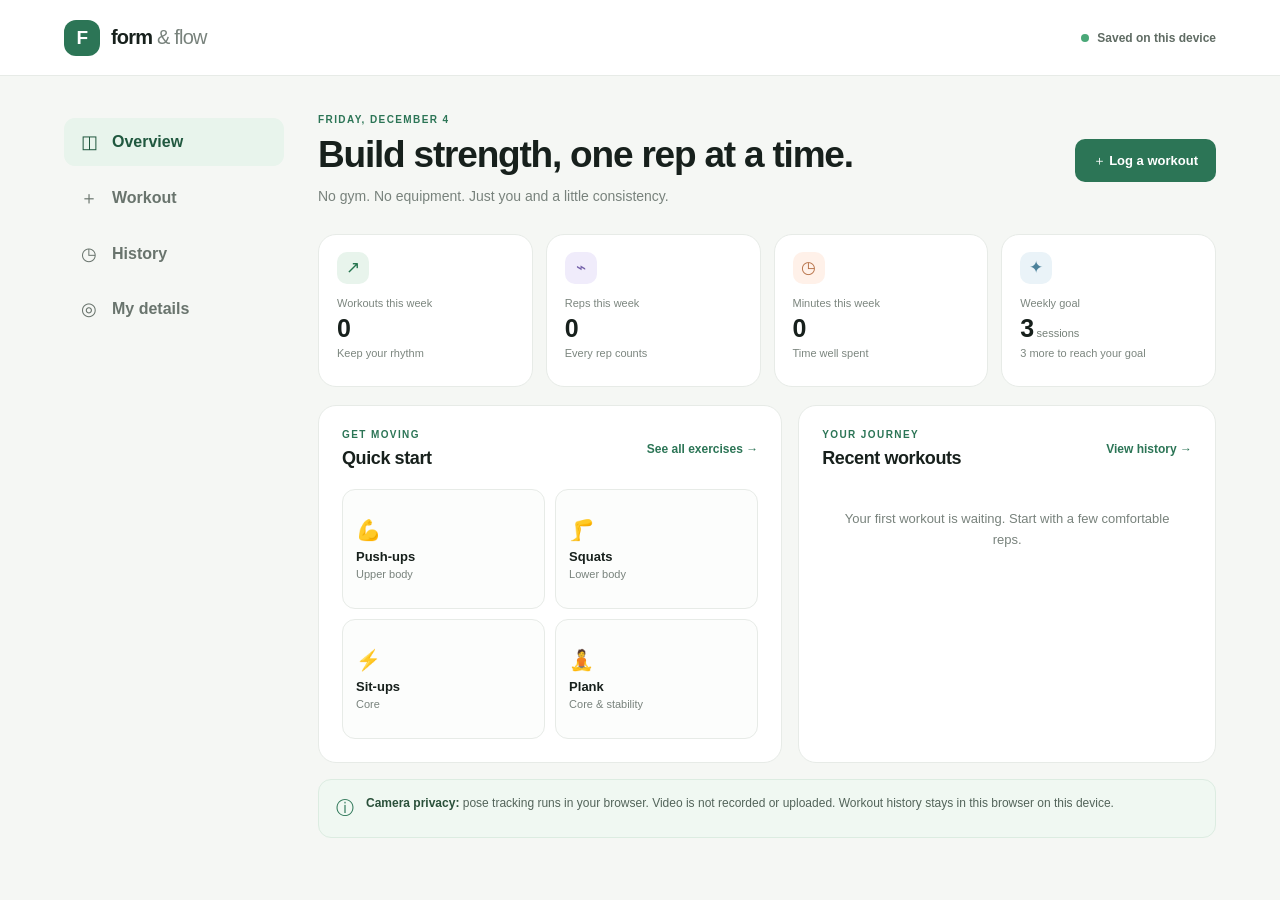
<file: index.html>
<!doctype html>
<html lang="en">
  <head>
    <meta charset="utf-8">
    <meta name="viewport" content="width=device-width, initial-scale=1, viewport-fit=cover">
    <meta name="theme-color" content="#111827">
    <meta name="description" content="A private bodyweight workout tracker with camera-assisted rep counting.">
    <meta name="apple-mobile-web-app-capable" content="yes">
    <meta name="apple-mobile-web-app-title" content="Form & Flow">
    <title>Form & Flow — Bodyweight fitness</title>
    <link rel="manifest" href="./manifest.webmanifest">
    <link rel="icon" href="./icon.svg" type="image/svg+xml">
    <link rel="apple-touch-icon" href="./icon-192.png">
    <link rel="stylesheet" href="./style.css">
  </head>
  <body>
    <div class="app">
      <header class="topbar">
        <a class="brand" href="#dashboard" aria-label="Form and Flow home">
          <span class="brand-mark" aria-hidden="true">F</span>
          <span>form<span class="brand-light"> & flow</span></span>
        </a>
        <div class="topbar-actions">
          <span class="local-badge"><span aria-hidden="true"></span> Saved on this device</span>
          <button id="install-button" class="button button-outline" type="button" hidden>Install app</button>
        </div>
      </header>

      <div class="layout">
        <nav class="navigation" aria-label="Main navigation">
          <button class="nav-item active" type="button" data-view="dashboard"><span aria-hidden="true">◫</span> Overview</button>
          <button class="nav-item" type="button" data-view="workout"><span aria-hidden="true">＋</span> Workout</button>
          <button class="nav-item" type="button" data-view="history"><span aria-hidden="true">◷</span> History</button>
          <button class="nav-item" type="button" data-view="profile"><span aria-hidden="true">◎</span> My details</button>
        </nav>

        <main>
          <section id="view-dashboard" class="view active" aria-labelledby="page-title">
            <div class="page-heading">
              <div>
                <p class="eyebrow" id="today-label">YOUR BODYWEIGHT FITNESS SPACE</p>
                <h1 id="page-title">Build strength, one rep at a time.</h1>
                <p class="muted">No gym. No equipment. Just you and a little consistency.</p>
              </div>
              <button class="button button-primary" type="button" data-go-workout>＋ Log a workout</button>
            </div>

            <div class="stats-grid" aria-label="Workout statistics">
              <article class="stat-card">
                <span class="stat-icon mint" aria-hidden="true">↗</span>
                <p class="stat-label">Workouts this week</p>
                <strong id="stat-workouts">0</strong>
                <span class="stat-foot">Keep your rhythm</span>
              </article>
              <article class="stat-card">
                <span class="stat-icon lavender" aria-hidden="true">⌁</span>
                <p class="stat-label">Reps this week</p>
                <strong id="stat-reps">0</strong>
                <span class="stat-foot">Every rep counts</span>
              </article>
              <article class="stat-card">
                <span class="stat-icon peach" aria-hidden="true">◷</span>
                <p class="stat-label">Minutes this week</p>
                <strong id="stat-minutes">0</strong>
                <span class="stat-foot">Time well spent</span>
              </article>
              <article class="stat-card">
                <span class="stat-icon sky" aria-hidden="true">✦</span>
                <p class="stat-label">Weekly goal</p>
                <strong><span id="stat-goal">3</span><small> sessions</small></strong>
                <span class="stat-foot" id="goal-progress">Set your own pace</span>
              </article>
            </div>

            <div class="content-grid">
              <section class="panel">
                <div class="section-heading">
                  <div>
                    <p class="eyebrow">GET MOVING</p>
                    <h2>Quick start</h2>
                  </div>
                  <button class="text-button" type="button" data-go-workout>See all exercises →</button>
                </div>
                <div class="quick-grid">
                  <button class="quick-card" type="button" data-quick-start="Push-ups">
                    <span class="exercise-emoji" aria-hidden="true">💪</span><strong>Push-ups</strong><span>Upper body</span>
                  </button>
                  <button class="quick-card" type="button" data-quick-start="Squats">
                    <span class="exercise-emoji" aria-hidden="true">🦵</span><strong>Squats</strong><span>Lower body</span>
                  </button>
                  <button class="quick-card" type="button" data-quick-start="Sit-ups">
                    <span class="exercise-emoji" aria-hidden="true">⚡</span><strong>Sit-ups</strong><span>Core</span>
                  </button>
                  <button class="quick-card" type="button" data-quick-start="Plank">
                    <span class="exercise-emoji" aria-hidden="true">🧘</span><strong>Plank</strong><span>Core & stability</span>
                  </button>
                </div>
              </section>

              <section class="panel">
                <div class="section-heading">
                  <div>
                    <p class="eyebrow">YOUR JOURNEY</p>
                    <h2>Recent workouts</h2>
                  </div>
                  <button class="text-button" type="button" data-view-link="history">View history →</button>
                </div>
                <div id="recent-workouts" class="workout-list"></div>
                <p id="empty-recent" class="empty-state">Your first workout is waiting. Start with a few comfortable reps.</p>
              </section>
            </div>

            <aside class="notice-card">
              <span class="notice-icon" aria-hidden="true">ⓘ</span>
              <p><strong>Camera privacy:</strong> pose tracking runs in your browser. Video is not recorded or uploaded. Workout history stays in this browser on this device.</p>
            </aside>
          </section>

          <section id="view-workout" class="view" aria-labelledby="workout-title" hidden>
            <div class="page-heading">
              <div>
                <p class="eyebrow">YOUR SESSION</p>
                <h1 id="workout-title">Choose how you want to move.</h1>
                <p class="muted">Use your camera for push-up or sit-up rep counting, or log any bodyweight activity.</p>
              </div>
            </div>

            <div class="workout-layout">
              <section class="panel camera-panel">
                <div class="section-heading">
                  <div>
                    <p class="eyebrow">CAMERA COACH</p>
                    <h2>Count your reps</h2>
                  </div>
                  <span class="live-badge"><span></span> On-device</span>
                </div>
                <p class="muted small">Set your phone safely to the side so your full body is visible. Camera counting supports push-up variations and sit-ups.</p>
                <label class="field-label" for="camera-exercise">Exercise to count</label>
                <select id="camera-exercise" class="input">
                  <option>Push-ups</option>
                  <option>Wide push-ups</option>
                  <option>Diamond push-ups</option>
                  <option>Knee push-ups</option>
                  <option>Incline push-ups</option>
                  <option>Decline push-ups</option>
                  <option>Pike push-ups</option>
                  <option>Sit-ups</option>
                </select>

                <div class="camera-frame">
                  <video id="camera-video" playsinline muted aria-label="Live camera preview"></video>
                  <canvas id="pose-canvas" aria-hidden="true"></canvas>
                  <div id="camera-placeholder" class="camera-placeholder">
                    <span class="camera-symbol" aria-hidden="true">◉</span>
                    <strong>Your camera preview appears here</strong>
                    <span>Allow camera access when your browser asks.</span>
                  </div>
                  <div class="rep-counter"><span>REPS</span><strong id="rep-count">0</strong></div>
                </div>
                <p id="camera-message" class="status-message" role="status">For best results, use a side view, good lighting, and keep your whole body in frame.</p>
                <div class="camera-actions">
                  <button id="camera-start" class="button button-primary" type="button">Start camera</button>
                  <button id="camera-stop" class="button button-outline" type="button" disabled>Stop</button>
                  <button id="camera-save" class="button button-dark" type="button" disabled>Save set</button>
                </div>
              </section>

              <section class="panel log-panel">
                <div class="section-heading">
                  <div>
                    <p class="eyebrow">MANUAL ENTRY</p>
                    <h2>Log an activity</h2>
                  </div>
                </div>
                <form id="workout-form">
                  <label class="field-label" for="exercise">Exercise</label>
                  <select id="exercise" class="input" required></select>
                  <div id="custom-exercise-wrap" hidden>
                    <label class="field-label" for="custom-exercise">Activity name</label>
                    <input id="custom-exercise" class="input" type="text" maxlength="60" placeholder="e.g. Bear crawl">
                  </div>
                  <div class="form-row">
                    <div>
                      <label class="field-label" for="sets">Sets</label>
                      <input id="sets" class="input" type="number" min="1" max="99" value="3" inputmode="numeric">
                    </div>
                    <div>
                      <label class="field-label" for="reps">Reps per set</label>
                      <input id="reps" class="input" type="number" min="0" max="9999" value="10" inputmode="numeric">
                    </div>
                  </div>
                  <label class="field-label" for="duration">Duration <span class="field-hint">(minutes)</span></label>
                  <input id="duration" class="input" type="number" min="0" max="1440" value="10" inputmode="numeric">
                  <label class="field-label" for="notes">Notes <span class="field-hint">(optional)</span></label>
                  <textarea id="notes" class="input" rows="3" maxlength="300" placeholder="How did it feel? Any progress to remember?"></textarea>
                  <button class="button button-primary button-full" type="submit">Save workout</button>
                </form>
                <p class="form-footnote">Log bodyweight exercises like lunges, glute bridges, mountain climbers, and more. Add your own activity too.</p>
              </section>
            </div>
          </section>

          <section id="view-history" class="view" aria-labelledby="history-title" hidden>
            <div class="page-heading">
              <div>
                <p class="eyebrow">YOUR PROGRESS</p>
                <h1 id="history-title">Workout history</h1>
                <p class="muted">A record of the effort you put in. You can remove entries from this device any time.</p>
              </div>
              <button class="button button-primary" type="button" data-go-workout>＋ Log workout</button>
            </div>
            <section class="panel">
              <div id="history-list" class="history-list"></div>
              <p id="empty-history" class="empty-state">No workouts logged yet. Your history will show up here.</p>
            </section>
          </section>

          <section id="view-profile" class="view" aria-labelledby="profile-title" hidden>
            <div class="page-heading">
              <div>
                <p class="eyebrow">YOUR BASELINE</p>
                <h1 id="profile-title">My details</h1>
                <p class="muted">Set a goal that feels right for you. These details stay on your device.</p>
              </div>
            </div>
            <div class="profile-layout">
              <section class="panel">
                <h2>Fitness profile</h2>
                <form id="profile-form">
                  <label class="field-label" for="profile-name">Name <span class="field-hint">(optional)</span></label>
                  <input id="profile-name" class="input" type="text" maxlength="60" autocomplete="name" placeholder="What should we call you?">
                  <div class="form-row">
                    <div>
                      <label class="field-label" for="profile-age">Age <span class="field-hint">(optional)</span></label>
                      <input id="profile-age" class="input" type="number" min="13" max="120" inputmode="numeric" placeholder="Years">
                    </div>
                    <div>
                      <label class="field-label" for="profile-goal">Sessions per week</label>
                      <input id="profile-goal" class="input" type="number" min="1" max="14" value="3" inputmode="numeric">
                    </div>
                  </div>
                  <div class="form-row">
                    <div>
                      <label class="field-label" for="profile-weight">Weight <span class="field-hint">(kg)</span></label>
                      <input id="profile-weight" class="input" type="number" min="20" max="350" step="0.1" inputmode="decimal" placeholder="e.g. 65">
                    </div>
                    <div>
                      <label class="field-label" for="profile-height">Height <span class="field-hint">(cm)</span></label>
                      <input id="profile-height" class="input" type="number" min="100" max="250" step="0.1" inputmode="decimal" placeholder="e.g. 170">
                    </div>
                  </div>
                  <label class="field-label" for="profile-focus">Fitness focus</label>
                  <select id="profile-focus" class="input">
                    <option value="general">Overall fitness</option>
                    <option value="strength">Build strength</option>
                    <option value="endurance">Improve endurance</option>
                    <option value="mobility">Mobility & flexibility</option>
                    <option value="consistency">Build a consistent habit</option>
                  </select>
                  <button class="button button-primary" type="submit">Save details</button>
                </form>
              </section>
              <aside class="panel body-card">
                <p class="eyebrow">BODY CHECK-IN</p>
                <h2>Your measurements</h2>
                <p id="bmi-value" class="bmi-value">—</p>
                <p id="bmi-caption" class="muted small">Add height and weight to see an optional BMI estimate.</p>
                <p class="disclaimer">BMI is a rough screening measure, not a diagnosis or a complete picture of health. It may not be suitable for everyone.</p>
                <div class="privacy-box">
                  <strong>Private by design</strong>
                  <p>Your profile and workout history are stored in this browser. Clearing browser data will remove them. Camera video is not saved.</p>
                  <button id="clear-data" class="text-button danger-text" type="button">Clear all app data</button>
                </div>
              </aside>
            </div>
          </section>
        </main>
      </div>
      <nav class="mobile-navigation" aria-label="Mobile navigation">
        <button class="nav-item active" type="button" data-view="dashboard"><span aria-hidden="true">◫</span><small>Home</small></button>
        <button class="nav-item" type="button" data-view="workout"><span aria-hidden="true">＋</span><small>Workout</small></button>
        <button class="nav-item" type="button" data-view="history"><span aria-hidden="true">◷</span><small>History</small></button>
        <button class="nav-item" type="button" data-view="profile"><span aria-hidden="true">◎</span><small>Details</small></button>
      </nav>
      <div id="toast" class="toast" role="status" aria-live="polite"></div>
    </div>
    <script type="module" src="./app.js"></script>
  </body>
</html>
</file>
<file: style.css>
:root {
  color-scheme: light;
  --ink: #17201c;
  --muted: #78827c;
  --paper: #f5f7f4;
  --surface: #ffffff;
  --line: #e7ebe7;
  --green: #2c7556;
  --green-dark: #20583f;
  --green-pale: #e8f4ec;
  --radius: 18px;
  font-family: "DM Sans", sans-serif;
  font-synthesis: none;
  text-rendering: optimizeLegibility;
}

* {
  box-sizing: border-box;
}

body {
  margin: 0;
  background: var(--paper);
  color: var(--ink);
}

button,
input,
select,
textarea {
  font: inherit;
}

button {
  cursor: pointer;
}

button:focus-visible,
a:focus-visible,
input:focus-visible,
select:focus-visible,
textarea:focus-visible {
  outline: 3px solid #78bd96;
  outline-offset: 3px;
}

.app {
  min-height: 100vh;
}

.topbar {
  height: 76px;
  padding: 0 clamp(20px, 5vw, 72px);
  display: flex;
  align-items: center;
  justify-content: space-between;
  background: #fff;
  border-bottom: 1px solid var(--line);
}

.brand {
  display: inline-flex;
  align-items: center;
  gap: 11px;
  color: var(--ink);
  font: 800 20px "Manrope", sans-serif;
  text-decoration: none;
  letter-spacing: -0.8px;
}

.brand-light {
  color: #78827c;
  font-weight: 500;
}

.brand-mark {
  width: 36px;
  height: 36px;
  display: grid;
  place-items: center;
  border-radius: 12px;
  background: var(--green);
  color: white;
  font-size: 19px;
}

.topbar-actions {
  display: flex;
  align-items: center;
  gap: 16px;
}

.local-badge,
.live-badge {
  display: inline-flex;
  align-items: center;
  gap: 8px;
  color: #5f6b63;
  font-size: 12px;
  font-weight: 600;
}

.local-badge > span,
.live-badge > span {
  width: 8px;
  height: 8px;
  border-radius: 50%;
  background: #4aa878;
}

.layout {
  display: grid;
  grid-template-columns: 220px minmax(0, 1fr);
  max-width: 1440px;
  margin: 0 auto;
  padding: 30px clamp(20px, 5vw, 72px) 60px;
  gap: 34px;
}

.navigation {
  position: sticky;
  top: 24px;
  align-self: start;
  display: flex;
  flex-direction: column;
  gap: 7px;
  padding-top: 12px;
}

.nav-item {
  display: flex;
  align-items: center;
  gap: 13px;
  padding: 13px 15px;
  border: 0;
  border-radius: 11px;
  background: transparent;
  color: #69746d;
  text-align: left;
  font-weight: 600;
}

.nav-item > span {
  width: 20px;
  font-size: 18px;
  text-align: center;
}

.nav-item:hover,
.nav-item.active {
  background: var(--green-pale);
  color: var(--green-dark);
}

main {
  min-width: 0;
}

.view {
  display: none;
  animation: rise-in 180ms ease-out;
}

.view.active {
  display: block;
}

.view[hidden] {
  display: none;
}

@keyframes rise-in {
  from {
    opacity: 0;
    transform: translateY(4px);
  }
  to {
    opacity: 1;
    transform: translateY(0);
  }
}

.page-heading {
  display: flex;
  align-items: center;
  justify-content: space-between;
  gap: 20px;
  margin: 8px 0 26px;
}

.eyebrow {
  margin: 0 0 8px;
  color: var(--green);
  font-size: 10px;
  font-weight: 700;
  letter-spacing: 1.4px;
}

h1,
h2,
p {
  margin-top: 0;
}

h1,
h2,
strong {
  font-family: "Manrope", sans-serif;
}

h1 {
  max-width: 720px;
  margin-bottom: 8px;
  font-size: clamp(26px, 3vw, 37px);
  line-height: 1.2;
  letter-spacing: -1.2px;
}

h2 {
  margin-bottom: 0;
  font-size: 18px;
  letter-spacing: -0.4px;
}

.muted {
  margin-bottom: 0;
  color: var(--muted);
  font-size: 14px;
  line-height: 1.6;
}

.small {
  font-size: 12px;
}

.button {
  min-height: 43px;
  padding: 0 17px;
  display: inline-flex;
  align-items: center;
  justify-content: center;
  gap: 7px;
  border: 1px solid transparent;
  border-radius: 10px;
  font-weight: 700;
  font-size: 13px;
  transition: background 120ms ease, transform 120ms ease;
}

.button:hover:not(:disabled) {
  transform: translateY(-1px);
}

.button:disabled {
  cursor: not-allowed;
  opacity: 0.45;
}

.button-primary {
  background: var(--green);
  color: #fff;
}

.button-primary:hover:not(:disabled) {
  background: var(--green-dark);
}

.button-outline {
  border-color: var(--line);
  background: #fff;
  color: #38453d;
}

.button-dark {
  background: #24352b;
  color: #fff;
}

.button-full {
  width: 100%;
  margin-top: 6px;
}

.stats-grid {
  display: grid;
  grid-template-columns: repeat(4, minmax(0, 1fr));
  gap: 13px;
  margin-bottom: 18px;
}

.stat-card,
.panel {
  border: 1px solid var(--line);
  border-radius: var(--radius);
  background: var(--surface);
}

.stat-card {
  min-height: 153px;
  padding: 17px 18px;
}

.stat-icon {
  width: 32px;
  height: 32px;
  display: grid;
  place-items: center;
  margin-bottom: 13px;
  border-radius: 10px;
  font-size: 17px;
}

.mint { background: #e8f4ec; color: #27754f; }
.lavender { background: #f0ecfb; color: #7562aa; }
.peach { background: #fff1e9; color: #b8744b; }
.sky { background: #eaf3f8; color: #4c829b; }

.stat-label,
.stat-foot {
  display: block;
  margin-bottom: 5px;
  color: #7c867f;
  font-size: 11px;
}

.stat-card > strong {
  display: block;
  margin: 1px 0 4px;
  font-size: 25px;
  letter-spacing: -0.7px;
}

.stat-card > strong small {
  color: #758078;
  font: 500 11px "DM Sans", sans-serif;
  letter-spacing: 0;
}

.content-grid {
  display: grid;
  grid-template-columns: minmax(0, 1fr) minmax(280px, 0.9fr);
  gap: 16px;
}

.panel {
  padding: 23px;
}

.section-heading {
  display: flex;
  align-items: center;
  justify-content: space-between;
  gap: 12px;
  margin-bottom: 20px;
}

.text-button {
  padding: 4px 0;
  border: 0;
  background: transparent;
  color: var(--green);
  font-size: 12px;
  font-weight: 700;
}

.text-button:hover {
  text-decoration: underline;
}

.quick-grid {
  display: grid;
  grid-template-columns: repeat(2, minmax(0, 1fr));
  gap: 10px;
}

.quick-card {
  min-height: 120px;
  padding: 13px;
  display: flex;
  flex-direction: column;
  align-items: flex-start;
  justify-content: center;
  gap: 4px;
  border: 1px solid var(--line);
  border-radius: 13px;
  background: #fcfdfc;
  color: var(--ink);
  text-align: left;
}

.quick-card:hover {
  border-color: #b6d6c2;
  background: #f7fbf8;
}

.quick-card strong {
  margin-top: 3px;
  font-size: 13px;
}

.quick-card > span:last-child {
  color: var(--muted);
  font-size: 11px;
}

.exercise-emoji {
  font-size: 20px;
}

.workout-list,
.history-list {
  display: flex;
  flex-direction: column;
}

.workout-list {
  gap: 9px;
}

.workout-row {
  display: flex;
  align-items: center;
  gap: 12px;
}

.workout-row + .workout-row {
  padding-top: 10px;
  border-top: 1px solid #f0f2f0;
}

.workout-dot {
  width: 36px;
  height: 36px;
  display: grid;
  flex: 0 0 auto;
  place-items: center;
  border-radius: 11px;
  background: var(--green-pale);
  color: var(--green-dark);
  font-size: 16px;
}

.workout-row-copy {
  min-width: 0;
  flex: 1;
}

.workout-row-copy strong {
  display: block;
  overflow: hidden;
  font-size: 12px;
  text-overflow: ellipsis;
  white-space: nowrap;
}

.workout-row-copy span,
.workout-date {
  color: var(--muted);
  font-size: 10px;
}

.workout-date {
  white-space: nowrap;
}

.empty-state {
  margin: 0;
  padding: 20px 10px;
  color: var(--muted);
  font-size: 13px;
  line-height: 1.6;
  text-align: center;
}

.notice-card {
  display: flex;
  gap: 12px;
  margin-top: 16px;
  padding: 14px 17px;
  border: 1px solid #dcece1;
  border-radius: 13px;
  background: #f0f8f2;
  color: #53645a;
  font-size: 12px;
  line-height: 1.6;
}

.notice-card p {
  margin: 0;
}

.notice-card strong {
  color: #2a503a;
}

.notice-icon {
  color: var(--green);
  font-size: 18px;
}

.workout-layout {
  display: grid;
  grid-template-columns: minmax(0, 1.15fr) minmax(290px, 0.85fr);
  align-items: start;
  gap: 16px;
}

.camera-panel,
.log-panel {
  min-width: 0;
}

.camera-panel > .muted {
  margin: -8px 0 18px;
}

.field-label {
  display: block;
  margin: 15px 0 7px;
  color: #38453d;
  font-size: 12px;
  font-weight: 700;
}

.field-hint {
  color: #89928c;
  font-size: 10px;
  font-weight: 500;
}

.input {
  width: 100%;
  min-height: 42px;
  padding: 10px 12px;
  border: 1px solid #dfe5df;
  border-radius: 9px;
  background: white;
  color: var(--ink);
  font-size: 13px;
}

textarea.input {
  resize: vertical;
}

.form-row {
  display: grid;
  grid-template-columns: repeat(2, minmax(0, 1fr));
  gap: 12px;
}

.form-footnote {
  margin: 13px 0 0;
  color: var(--muted);
  font-size: 11px;
  line-height: 1.55;
}

.camera-frame {
  position: relative;
  width: 100%;
  aspect-ratio: 16 / 10;
  overflow: hidden;
  margin-top: 15px;
  border-radius: 14px;
  background: #15241d;
}

.camera-frame video,
.camera-frame canvas {
  position: absolute;
  inset: 0;
  width: 100%;
  height: 100%;
  object-fit: cover;
  transform: scaleX(-1);
}

.camera-frame video {
  display: none;
}

.camera-frame.is-live video {
  display: block;
}

.camera-frame canvas {
  pointer-events: none;
}

.camera-placeholder {
  position: absolute;
  inset: 0;
  display: flex;
  flex-direction: column;
  align-items: center;
  justify-content: center;
  gap: 7px;
  padding: 20px;
  color: #d7e3da;
  text-align: center;
}

.camera-placeholder strong {
  font-size: 13px;
}

.camera-placeholder span:last-child {
  color: #9eafa3;
  font-size: 10px;
}

.camera-frame.is-live .camera-placeholder {
  display: none;
}

.camera-symbol {
  color: #7bc39b;
  font-size: 34px;
}

.rep-counter {
  position: absolute;
  right: 12px;
  bottom: 12px;
  min-width: 64px;
  padding: 8px 12px;
  border: 1px solid #ffffff3d;
  border-radius: 11px;
  background: #111d18c9;
  color: #fff;
  text-align: center;
}

.rep-counter > span {
  display: block;
  color: #c1d5c8;
  font-size: 8px;
  font-weight: 700;
  letter-spacing: 1px;
}

.rep-counter > strong {
  display: block;
  margin-top: 1px;
  font-size: 24px;
  line-height: 1;
}

.status-message {
  min-height: 34px;
  margin: 10px 0 8px;
  color: #66736a;
  font-size: 11px;
  line-height: 1.5;
}

.status-message.error {
  color: #a33a32;
}

.status-message.success {
  color: var(--green-dark);
}

.camera-actions {
  display: flex;
  flex-wrap: wrap;
  gap: 8px;
}

.profile-layout {
  display: grid;
  grid-template-columns: minmax(0, 1.05fr) minmax(270px, 0.95fr);
  align-items: start;
  gap: 16px;
}

.profile-layout h2 {
  margin-bottom: 16px;
}

.bmi-value {
  margin: 18px 0 4px;
  font: 800 42px "Manrope", sans-serif;
  letter-spacing: -1.5px;
}

.disclaimer {
  margin: 13px 0 21px;
  color: #849087;
  font-size: 10px;
  line-height: 1.5;
}

.privacy-box {
  padding: 15px;
  border-radius: 12px;
  background: #f2f7f3;
}

.privacy-box > strong {
  font-size: 12px;
}

.privacy-box p {
  margin: 7px 0 10px;
  color: #68756c;
  font-size: 11px;
  line-height: 1.55;
}

.danger-text {
  color: #a4443c;
}

.history-list {
  gap: 0;
}

.history-row {
  display: grid;
  grid-template-columns: minmax(0, 1fr) auto auto;
  align-items: center;
  gap: 15px;
  padding: 15px 0;
  border-bottom: 1px solid #eef0ee;
}

.history-row:first-child {
  padding-top: 0;
}

.history-row:last-child {
  border-bottom: 0;
}

.history-main {
  display: flex;
  align-items: center;
  gap: 12px;
  min-width: 0;
}

.history-main strong {
  display: block;
  overflow-wrap: anywhere;
  font-size: 13px;
}

.history-main span,
.history-meta {
  color: var(--muted);
  font-size: 11px;
}

.history-meta {
  text-align: right;
  white-space: nowrap;
}

.delete-button {
  width: 32px;
  height: 32px;
  border: 0;
  border-radius: 8px;
  background: transparent;
  color: #9a6a66;
  font-size: 16px;
}

.delete-button:hover {
  background: #fbefed;
}

.mobile-navigation {
  display: none;
}

.toast {
  position: fixed;
  z-index: 20;
  right: 22px;
  bottom: 22px;
  max-width: min(390px, calc(100vw - 32px));
  padding: 12px 16px;
  border-radius: 11px;
  background: #1e3025;
  box-shadow: 0 8px 25px #15241d30;
  color: #fff;
  font-size: 12px;
  opacity: 0;
  pointer-events: none;
  transform: translateY(8px);
  transition: opacity 160ms ease, transform 160ms ease;
}

.toast.visible {
  opacity: 1;
  transform: translateY(0);
}

[hidden] {
  display: none !important;
}

@media (max-width: 1050px) {
  .stats-grid {
    grid-template-columns: repeat(2, minmax(0, 1fr));
  }
  .content-grid,
  .workout-layout,
  .profile-layout {
    grid-template-columns: 1fr;
  }
}

@media (max-width: 700px) {
  .topbar {
    height: 64px;
    padding: 0 16px;
  }
  .brand {
    gap: 8px;
    font-size: 17px;
  }
  .brand-mark {
    width: 32px;
    height: 32px;
  }
  .local-badge {
    display: none;
  }
  .layout {
    display: block;
    padding: 20px 15px calc(88px + env(safe-area-inset-bottom));
  }
  .navigation {
    display: none;
  }
  .mobile-navigation {
    position: fixed;
    z-index: 10;
    right: 0;
    bottom: 0;
    left: 0;
    display: grid;
    grid-template-columns: repeat(4, 1fr);
    padding: 8px 10px calc(8px + env(safe-area-inset-bottom));
    border-top: 1px solid var(--line);
    background: #ffffffed;
    backdrop-filter: blur(12px);
  }
  .mobile-navigation .nav-item {
    min-height: 48px;
    flex-direction: column;
    justify-content: center;
    gap: 2px;
    padding: 4px;
    border-radius: 9px;
  }
  .mobile-navigation .nav-item > span {
    font-size: 17px;
  }
  .mobile-navigation small {
    font-size: 9px;
  }
  .page-heading {
    align-items: flex-start;
    flex-direction: column;
    gap: 14px;
    margin: 8px 0 20px;
  }
  .page-heading .button {
    align-self: stretch;
  }
  h1 {
    font-size: 27px;
  }
  .stats-grid {
    gap: 9px;
  }
  .stat-card {
    min-height: 136px;
    padding: 13px;
  }
  .stat-icon {
    width: 29px;
    height: 29px;
    margin-bottom: 9px;
  }
  .panel {
    padding: 18px;
    border-radius: 15px;
  }
  .content-grid {
    gap: 12px;
  }
  .quick-card {
    min-height: 108px;
    padding: 11px;
  }
  .history-row {
    grid-template-columns: minmax(0, 1fr) auto 28px;
    gap: 8px;
  }
  .history-meta {
    font-size: 10px;
  }
  .toast {
    right: 16px;
    bottom: calc(84px + env(safe-area-inset-bottom));
    left: 16px;
    max-width: none;
  }
}

@media (prefers-reduced-motion: reduce) {
  *,
  *::before,
  *::after {
    animation-duration: 0.01ms !important;
    transition-duration: 0.01ms !important;
    scroll-behavior: auto !important;
  }
}
</file>
